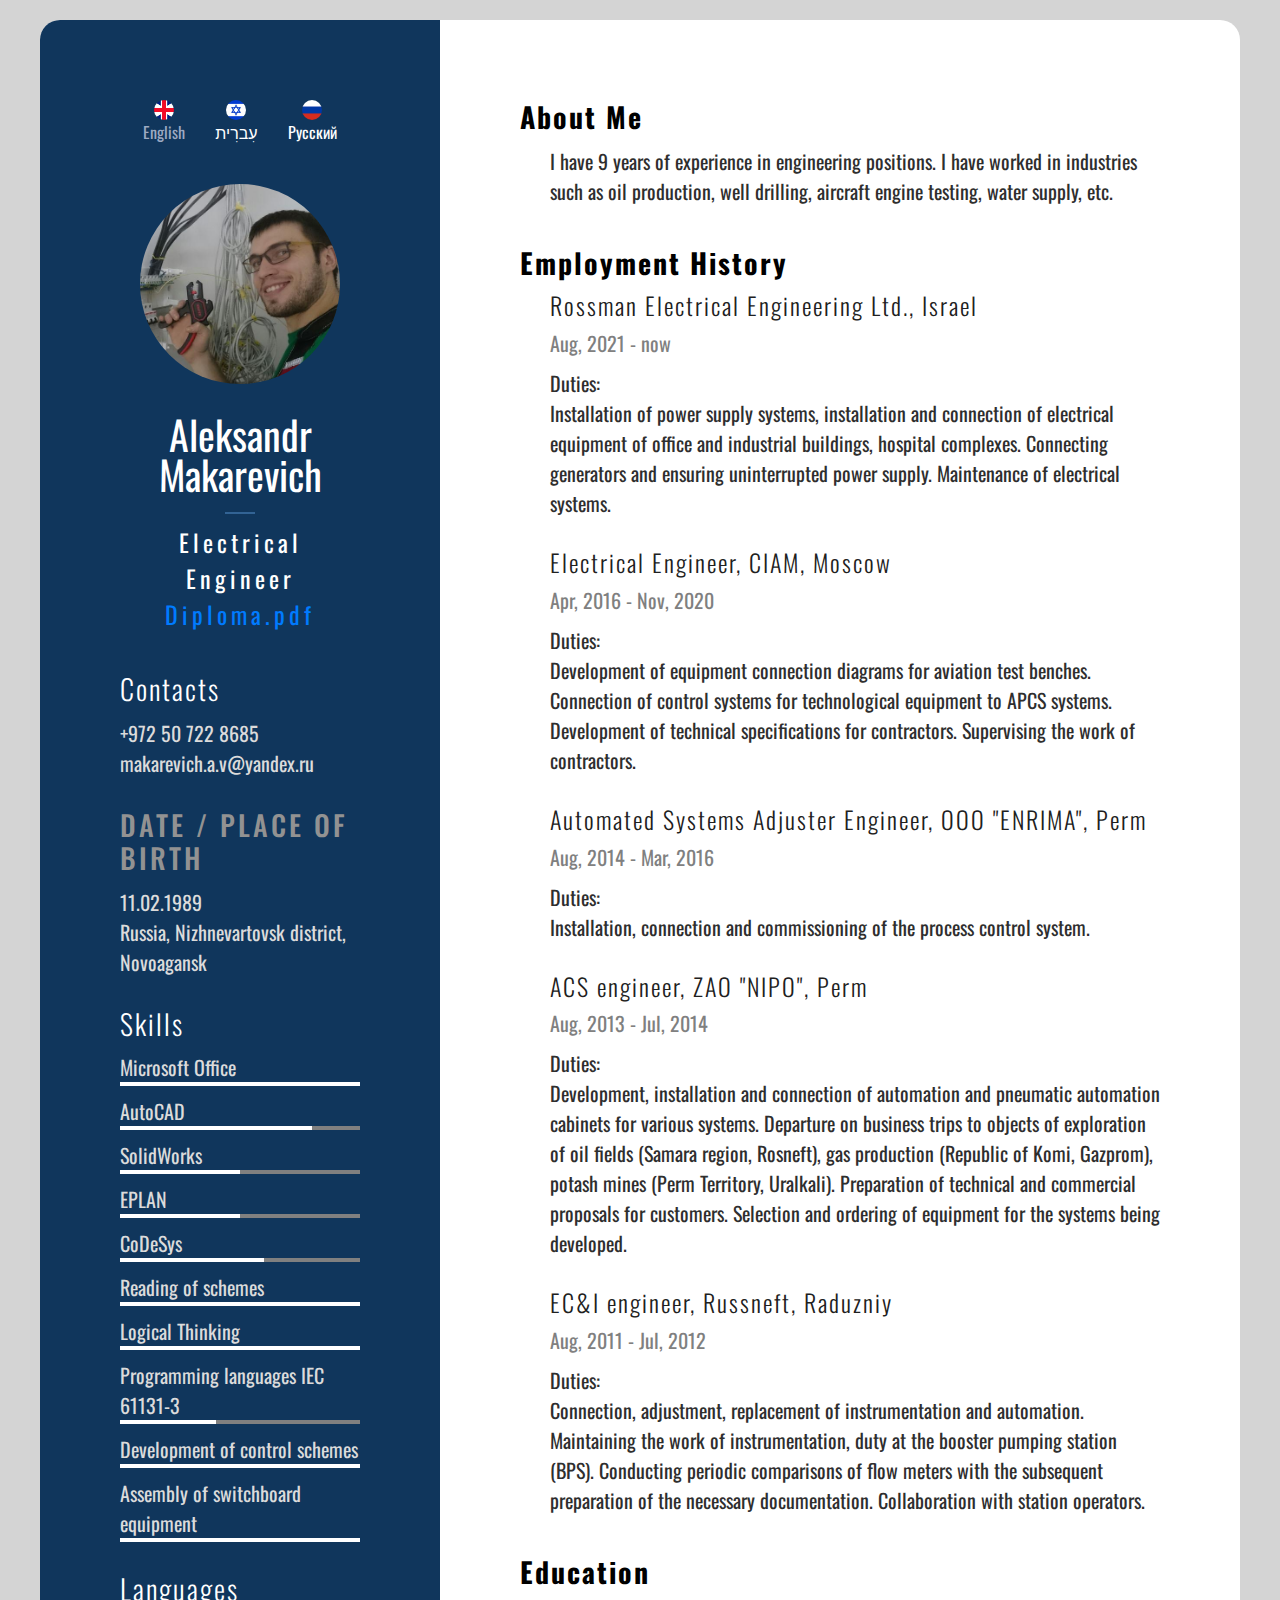
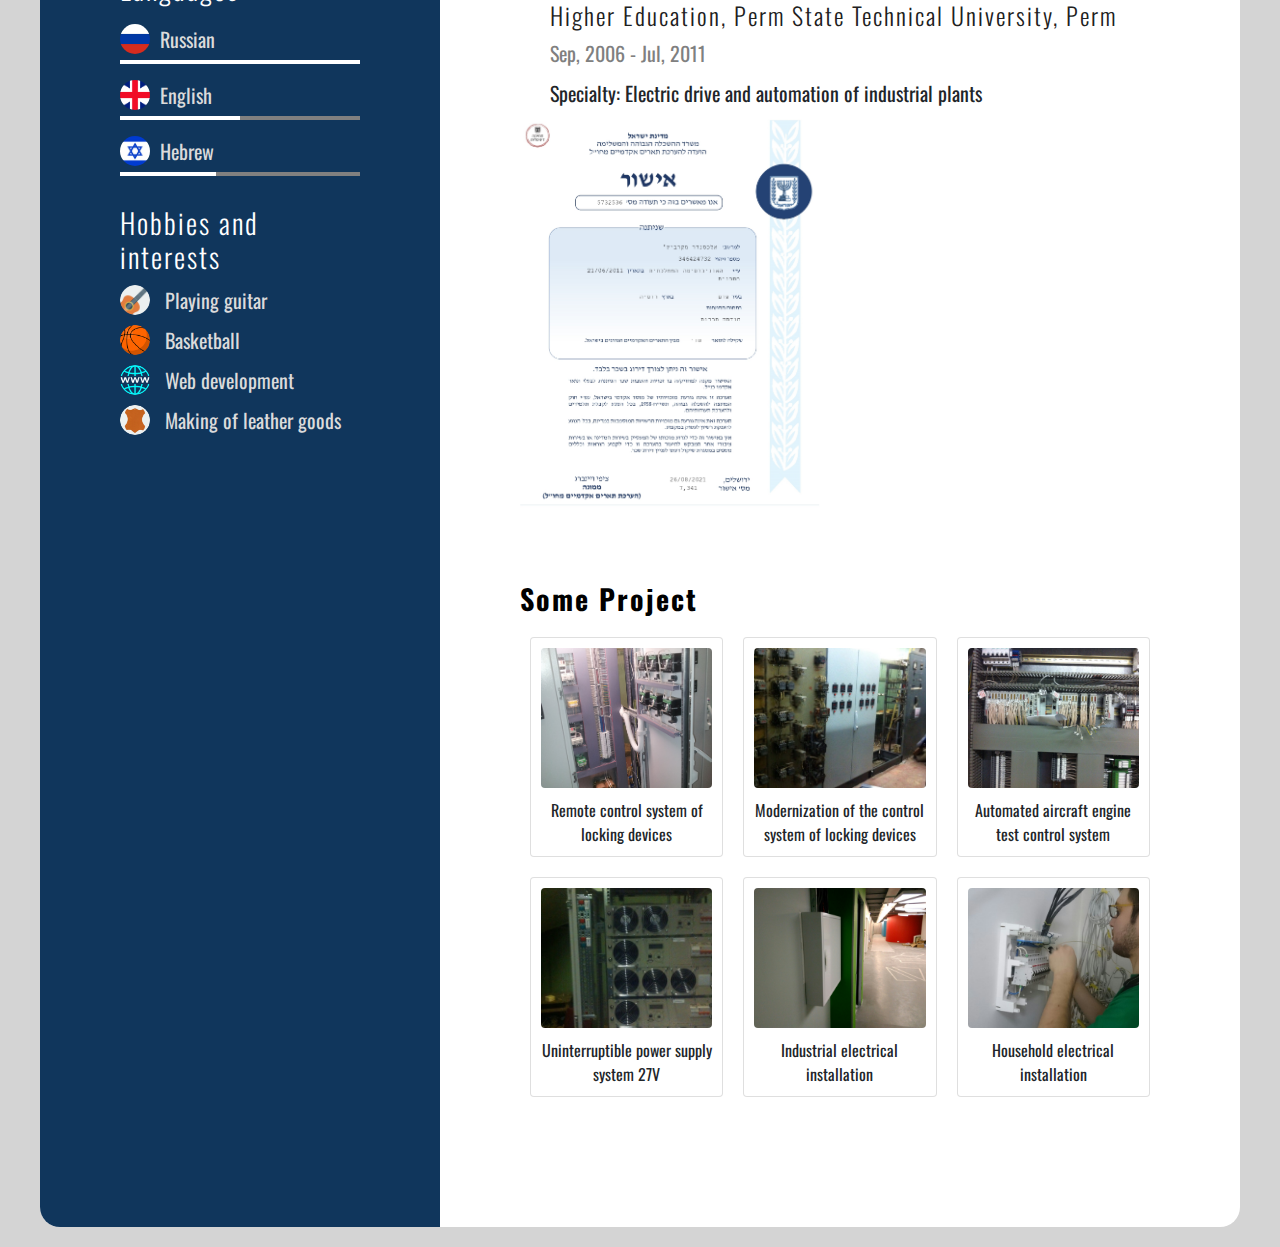
<file: index.html>
<!DOCTYPE html>
<html lang="en">

<head>
    <meta charset="UTF-8">
    <meta name="viewport" content="width=device-width, initial-scale=1.0">
    <link rel="preconnect" href="https://fonts.gstatic.com">
    <link href="https://fonts.googleapis.com/css2?family=Roboto&display=swap" rel="stylesheet">
    <link rel="preconnect" href="https://fonts.gstatic.com">
    <link href="https://fonts.googleapis.com/css2?family=Oswald&display=swap" rel="stylesheet">
    <link rel="stylesheet" href="https://maxcdn.bootstrapcdn.com/bootstrap/4.0.0/css/bootstrap.min.css"
        integrity="sha384-Gn5384xqQ1aoWXA+058RXPxPg6fy4IWvTNh0E263XmFcJlSAwiGgFAW/dAiS6JXm" crossorigin="anonymous">
    <link rel="stylesheet" href="style.css">
    <title>Resume</title>
</head>

<body>
    <div class="wrapper">
        <div class="sidebar">
            <ul class="language-list">
                <li class="active list-item english">English</li>
                <li><a href="./hebrew.html" class="list-item hebrew">עִברִית</a></li>
                <li><a href="./russian.html" class="list-item russian">Русский</a></li>
            </ul>
            <div class="personal">
                <div class="photo"></div>
                <div>
                    <p class="name">
                        Aleksandr
                        Makarevich
                    </p>
                    <div class="job-title">Electrical Engineer</div>
                    <div class="job-title"><a type="file" href="./files/diplom.pdf" target="_blank">Diploma.pdf</a>
                    </div>

                </div>
            </div>
            <div class="details">
                <div class="info">
                    <h2>Contacts</h2>
                    <p class="marg-none">+972 50 722 8685</p>
                    <p>makarevich.a.v@yandex.ru</p>
                </div>
                <div class="info">
                    <h3>DATE / PLACE OF BIRTH</h3>
                    <p class="marg-none">11.02.1989</p>
                    <p>Russia, Nizhnevartovsk district, Novoagansk</p>
                </div>
                <div class="info">
                    <h2>Skills</h2>
                    <p class="skill skill1">Microsoft Office</p>
                    <p class="skill skill2">AutoCAD</p>
                    <p class="skill skill3">SolidWorks</p>
                    <p class="skill skill4">EPLAN</p>
                    <p class="skill skill5">CoDeSys</p>
                    <p class="skill skill6">Reading of schemes</p>
                    <p class="skill skill7">Logical Thinking</p>
                    <p class="skill skill8">Programming languages IEC
                        61131-3</p>
                    <p class="skill skill9">Development of control schemes</p>
                    <p class="skill skill99">Assembly of switchboard
                        equipment</p>
                </div>
                <div class="info">
                    <h2>Languages</h2>
                    <p class="skill skill10"><span class="flag" style="background: url(./rus.jpg) no-repeat
                                center center / cover;"></span> Russian</p>
                    <p class="skill skill11"><span class="flag" style="background:
                                url(./flag-velikobritanii.png) no-repeat center
                                center / cover;"></span> English</p>
                    <p class="skill skill12"><span class="flag" style="background: url(./hebrew.jpg) no-repeat
                                center center / cover;"></span> Hebrew</p>
                </div>
                <div class="info">
                    <h2>Hobbies and interests</h2>
                    <p>
                        <span class="hobbie"><span class="icon" style="background-image:
                                    url(./ico/guitar.png);"></span> Playing
                            guitar</span>
                        <span class="hobbie"><span class="icon" style="background-image:
                                    url(./ico/ball.png);"></span> Basketball</span>
                        <span class="hobbie"><span class="icon" style="background-image:
                                    url(./ico/www.png);"></span> Web development</span>
                        <span class="hobbie"><span class="icon" style="background-image:
                                    url(./ico/leather.png);"></span> Making of
                            leather goods</span>
                    </p>
                </div>
            </div>
        </div>
        <div class="content">
            <div class="info">
                <h2>About Me</h2>
                <p class="desc pad">I have 9 years of experience in
                    engineering
                    positions. I have
                    worked in industries such as oil production, well
                    drilling,
                    aircraft engine testing, water supply, etc.</p>
            </div>
            <div class="info">
                <h2>Employment History</h2>
                <div class="history-item pad">
                    <h3 class="job-title">Rossman Electrical Engineering Ltd., Israel</h3>
                    <p class="interval">Aug, 2021 - now</p>
                    <p class="desc">Duties:<br />
                        Installation of power supply systems, installation and connection of electrical
                        equipment of office and industrial buildings, hospital complexes.
                        Connecting generators and ensuring uninterrupted power supply.
                        Maintenance of electrical systems.</p>
                </div>
                <div class="history-item pad">
                    <h3 class="job-title">Electrical Engineer, CIAM, Moscow</h3>
                    <p class="interval">Apr, 2016 - Nov, 2020</p>
                    <p class="desc">Duties:<br />
                        Development of equipment connection diagrams for
                        aviation test benches. Connection of control systems
                        for
                        technological equipment to APCS systems. Development
                        of
                        technical specifications for contractors.
                        Supervising
                        the work of contractors.</p>
                </div>
                <div class="history-item pad">
                    <h3 class="job-title">Automated Systems Adjuster
                        Engineer,
                        OOO "ENRIMA", Perm</h3>
                    <p class="interval">Aug, 2014 - Mar, 2016</p>
                    <p class="desc">
                        Duties:<br />
                        Installation, connection and commissioning of
                        the
                        process control system.
                    </p>
                </div>
                <div class="history-item pad">
                    <h3 class="job-title">ACS engineer, ZAO "NIPO", Perm</h3>
                    <p class="interval">Aug, 2013 - Jul, 2014</p>
                    <p class="desc">Duties:<br />
                        Development, installation and connection of
                        automation
                        and pneumatic automation cabinets for
                        various systems.
                        Departure on business trips to objects of
                        exploration of
                        oil fields (Samara region, Rosneft), gas
                        production
                        (Republic of Komi, Gazprom), potash mines
                        (Perm
                        Territory, Uralkali). Preparation of
                        technical and
                        commercial proposals for customers.
                        Selection and
                        ordering of equipment for the systems being
                        developed.</p>
                </div>
                <div class="history-item pad">
                    <h3 class="job-title">EC&I engineer, Russneft,
                        Raduzniy</h3>
                    <p class="interval">Aug, 2011 - Jul, 2012</p>
                    <p class="desc">Duties:<br />
                        Connection, adjustment, replacement of
                        instrumentation
                        and automation. Maintaining the work of
                        instrumentation,
                        duty at the booster pumping station
                        (BPS). Conducting
                        periodic comparisons of flow meters with
                        the subsequent
                        preparation of the necessary
                        documentation.
                        Collaboration with station operators.</p>
                </div>
            </div>
            <div class="info">
                <h2>Education</h2>
                <h3 class="job-title pad">Higher Education, Perm
                    State Technical University, Perm</h3>
                <p class="interval pad">Sep, 2006 - Jul, 2011</p>
                <p class="specialty pad">Specialty: Electric
                    drive and automation of industrial plants</p>
                <a type="file" href="./files/diplom.jpg" target="_blank"><img src="./files/diplom.jpg" alt="diploma"
                        width='300'></a>
            </div>
            <div class="info">
                <h2>Some Project</h2>

                <div class="cards">
                    <div class="card">
                        <div class="picture" style="background-image:
                                url(./projects/-2FKJDssbeY.jpg);"></div>
                        <div class="description">Remote control system of
                            locking devices</div>
                    </div>
                    <div class="card">
                        <div class="picture" style="background-image:
                                url(./projects/0kapIyAj1IA.jpg);"></div>
                        <div class="description">Modernization of the
                            control system of locking devices</div>
                    </div>
                    <div class="card">
                        <div class="picture" style="background-image:
                                url(./projects/fQNmjo-zDoU.jpg);"></div>
                        <div class="description">Automated aircraft engine
                            test control system</div>
                    </div>
                    <div class="card">
                        <div class="picture" style="background-image:
                                url(./projects/HpEQTBf3g5Q.jpg);"></div>
                        <div class="description">Uninterruptible power
                            supply system 27V</div>
                    </div>
                    <div class="card">
                        <div class="picture" style="background-image:
                                url(./projects/sD-t-_uDtrE.jpg);"></div>
                        <div class="description">Industrial electrical
                            installation
                        </div>
                    </div>
                    <div class="card">
                        <div class="picture" style="background-image:
                                url(./projects/tiYoGnuyWAk.jpg);"></div>
                        <div class="description">Household electrical
                            installation</div>
                    </div>
                    <div class="card empty"></div>
                    <div class="card empty"></div>
                    <div class="card empty"></div>
                    <div class="card empty"></div>
                </div>

                <div id="carouselExampleIndicators" class="carousel slide unvisible" data-ride="carousel">
                    <div class="crose"></div>
                    <ol class="carousel-indicators">
                        <li data-target="#carouselExampleIndicators" data-slide-to="0" class="active"></li>
                        <li data-target="#carouselExampleIndicators" data-slide-to="1"></li>
                        <li data-target="#carouselExampleIndicators" data-slide-to="2"></li>
                        <li data-target="#carouselExampleIndicators" data-slide-to="3"></li>
                        <li data-target="#carouselExampleIndicators" data-slide-to="4"></li>
                        <li data-target="#carouselExampleIndicators" data-slide-to="5"></li>
                    </ol>
                    <div class="carousel-inner">
                        <div class="carousel-item"
                            style="background: url('./projects/-2FKJDssbeY.jpg') no-repeat center center / contain;">
                            <div class="carousel-caption d-none d-md-block">
                                <h3>Remote control system of locking devices</h3>
                            </div>
                        </div>
                        <div class="carousel-item"
                            style="background: url('./projects/0kapIyAj1IA.jpg') no-repeat center center / contain;">
                            <div class="carousel-caption d-none d-md-block">
                                <h3>Modernization of the control system of locking devices</h3>
                            </div>
                        </div>
                        <div class="carousel-item"
                            style="background: url('./projects/fQNmjo-zDoU.jpg') no-repeat center center / contain;">
                            <div class="carousel-caption d-none d-md-block">
                                <h3>Automated aircraft engine test control system</h3>
                            </div>
                        </div>
                        <div class="carousel-item"
                            style="background: url('./projects/HpEQTBf3g5Q.jpg') no-repeat center center / contain;">
                            <div class="carousel-caption d-none d-md-block">
                                <h3>Uninterruptible power supply system 27V</h3>
                            </div>
                        </div>
                        <div class="carousel-item"
                            style="background: url('./projects/sD-t-_uDtrE.jpg') no-repeat center center / contain;">
                            <div class="carousel-caption d-none d-md-block">
                                <h3>Industrial electrical installation</h3>
                            </div>
                        </div>
                        <div class="carousel-item"
                            style="background: url('./projects/tiYoGnuyWAk.jpg') no-repeat center center / contain;">
                            <div class="carousel-caption d-none d-md-block">
                                <h3>Household electrical installation</h3>
                            </div>
                        </div>
                    </div>
                    <a class="carousel-control-prev" href="#carouselExampleIndicators" role="button" data-slide="prev">
                        <span class="carousel-control-prev-icon" aria-hidden="true"></span>
                        <span class="sr-only">Previous</span>
                    </a>
                    <a class="carousel-control-next" href="#carouselExampleIndicators" role="button" data-slide="next">
                        <span class="carousel-control-next-icon" aria-hidden="true"></span>
                        <span class="sr-only">Next</span>
                    </a>
                </div>



            </div>
        </div>
    </div>

    <script src="https://code.jquery.com/jquery-3.2.1.slim.min.js"
        integrity="sha384-KJ3o2DKtIkvYIK3UENzmM7KCkRr/rE9/Qpg6aAZGJwFDMVNA/GpGFF93hXpG5KkN"
        crossorigin="anonymous"></script>
    <script src="https://cdnjs.cloudflare.com/ajax/libs/popper.js/1.12.9/umd/popper.min.js"
        integrity="sha384-ApNbgh9B+Y1QKtv3Rn7W3mgPxhU9K/ScQsAP7hUibX39j7fakFPskvXusvfa0b4Q"
        crossorigin="anonymous"></script>
    <script src="https://maxcdn.bootstrapcdn.com/bootstrap/4.0.0/js/bootstrap.min.js"
        integrity="sha384-JZR6Spejh4U02d8jOt6vLEHfe/JQGiRRSQQxSfFWpi1MquVdAyjUar5+76PVCmYl"
        crossorigin="anonymous"></script>

    <script>
        let cards = document.querySelectorAll('.card');
        let slides = document.querySelectorAll('.carousel-item');
        let slider = document.querySelector('.carousel');
        cards.forEach((el, i) => {
            el.addEventListener('click', () => {
                slides[i].classList.add('active');
                slider.classList.remove('unvisible');
            });
        });

        let crose = document.querySelector('.crose');
        crose.addEventListener('click', () => {
            slider.classList.add('unvisible');
            document.querySelector('.carousel-item.active').classList.remove('active');
        });
    </script>
</body>

</html>
</file>
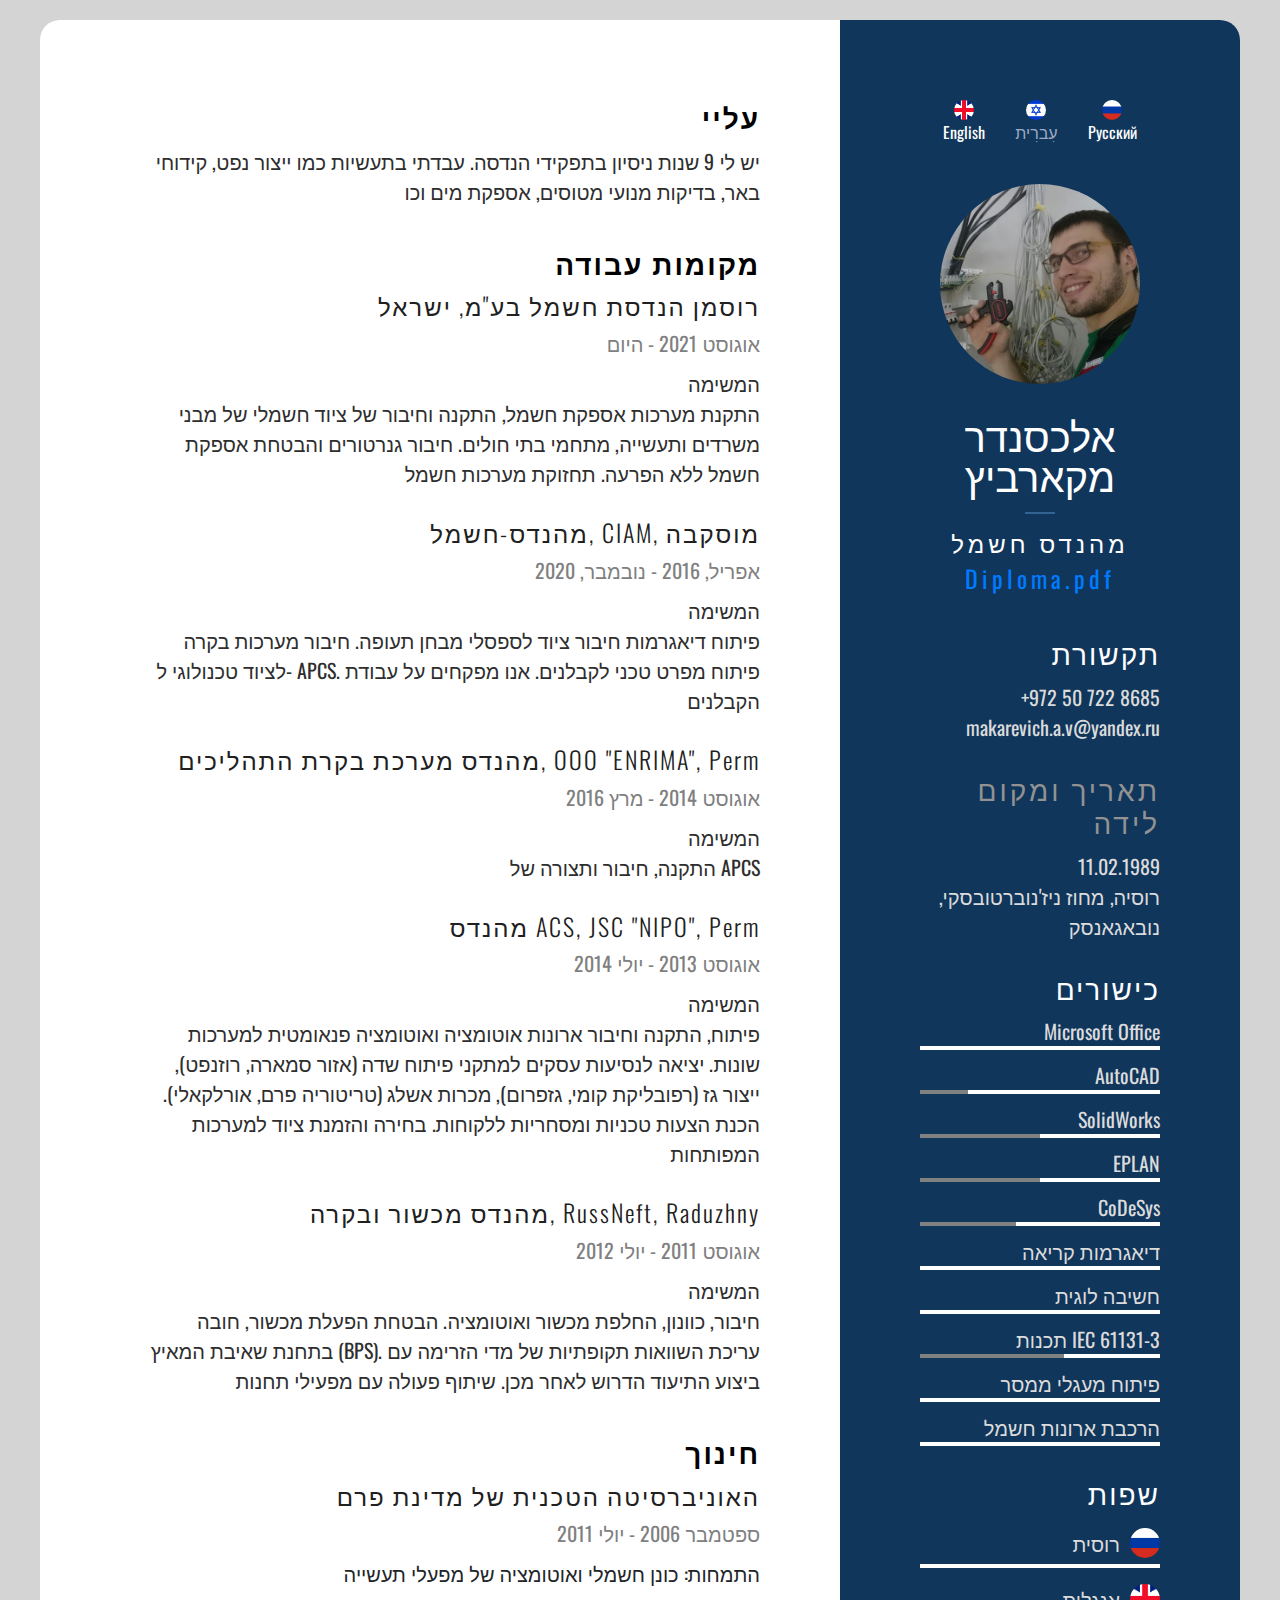
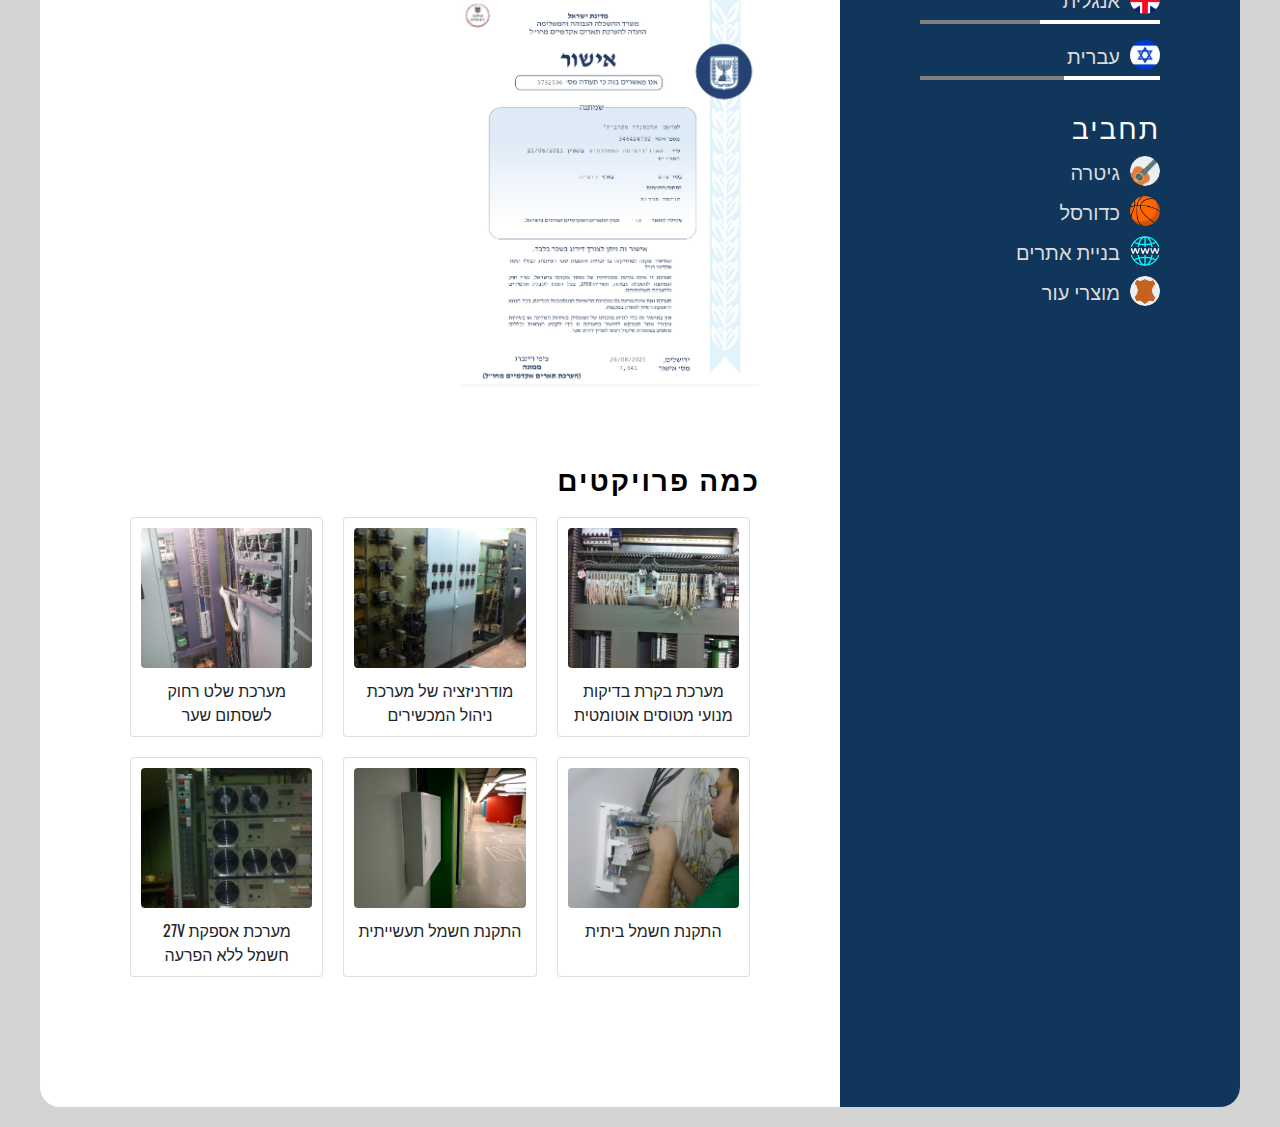
<file: hebrew.html>
<!DOCTYPE html>
<html lang="iw">

    <head>
        <meta charset="UTF-8">
        <meta name="viewport" content="width=device-width, initial-scale=1.0">
        <link rel="preconnect" href="https://fonts.gstatic.com">
        <link
            href="https://fonts.googleapis.com/css2?family=Roboto&display=swap"
            rel="stylesheet">
        <link rel="preconnect" href="https://fonts.gstatic.com">
        <link
            href="https://fonts.googleapis.com/css2?family=Oswald&display=swap"
            rel="stylesheet">
        <link rel="stylesheet"
            href="https://maxcdn.bootstrapcdn.com/bootstrap/4.0.0/css/bootstrap.min.css"
            integrity="sha384-Gn5384xqQ1aoWXA+058RXPxPg6fy4IWvTNh0E263XmFcJlSAwiGgFAW/dAiS6JXm"
            crossorigin="anonymous">
        <link rel="stylesheet" href="style.css">
        <link rel="stylesheet" href="hebrew.css">
        <title>קורות חיים</title>
    </head>

<body>
    <div class="wrapper">
        
        <div class="content">
            <div class="info">
                <h2>עליי</h2>
                <p class="desc pad">
                    יש לי 9 שנות ניסיון בתפקידי הנדסה. עבדתי בתעשיות כמו ייצור נפט, קידוחי באר, בדיקות מנועי מטוסים, אספקת מים וכו
                </p>
            </div>
            <div class="info">
                <h2>מקומות עבודה</h2>
                <div class="history-item pad">
                    <h3 class="job-title">רוסמן הנדסת חשמל בע"מ, ישראל </h3>
                    <p class="interval">אוגוסט 2021 - היום </p>
                    <p class="desc">המשימה<br />
                        התקנת מערכות אספקת חשמל, התקנה וחיבור של ציוד חשמלי של מבני משרדים ותעשייה, מתחמי בתי חולים. חיבור גנרטורים והבטחת אספקת חשמל ללא הפרעה. תחזוקת מערכות חשמל</p>
                </div>
                <div class="history-item pad">
                    <h3 class="job-title">מהנדס-חשמל, CIAM, מוסקבה</h3>
                    <p class="interval">אפריל, 2016 - נובמבר, 2020</p>
                    <p class="desc">המשימה<br />
                        פיתוח דיאגרמות חיבור ציוד לספסלי מבחן תעופה. חיבור מערכות בקרה לציוד טכנולוגי ל- APCS. פיתוח מפרט טכני לקבלנים. אנו מפקחים על עבודת הקבלנים
                    </p>
                </div>
                <div class="history-item pad">
                    <h3 class="job-title">מהנדס מערכת בקרת התהליכים, OOO "ENRIMA", Perm</h3>
                    <p class="interval">אוגוסט 2014 - מרץ 2016</p>
                    <p class="desc">
                        המשימה<br />
                        התקנה, חיבור ותצורה של APCS
                    </p>
                </div>
                <div class="history-item pad">
                    <h3 class="job-title">מהנדס ACS, JSC "NIPO", Perm</h3>
                    <p class="interval">אוגוסט 2013 - יולי 2014</p>
                    <p class="desc">המשימה<br />
                        פיתוח, התקנה וחיבור ארונות אוטומציה ואוטומציה פנאומטית למערכות שונות. יציאה לנסיעות עסקים למתקני פיתוח שדה (אזור סמארה, רוזנפט), ייצור גז (רפובליקת קומי, גזפרום), מכרות אשלג (טריטוריה פרם, אורלקאלי). הכנת הצעות טכניות ומסחריות ללקוחות. בחירה והזמנת ציוד למערכות המפותחות 
                    </p>
                </div>
                <div class="history-item pad">
                    <h3 class="job-title">מהנדס מכשור ובקרה, RussNeft, Raduzhny</h3>
                    <p class="interval">אוגוסט 2011 - יולי 2012</p>
                    <p class="desc">המשימה<br />
                        חיבור, כוונון, החלפת מכשור ואוטומציה. הבטחת הפעלת מכשור, חובה בתחנת שאיבת המאיץ (BPS). עריכת השוואות תקופתיות של מדי הזרימה עם ביצוע התיעוד הדרוש לאחר מכן. שיתוף פעולה עם מפעילי תחנות 
                    </p>
                </div>
            </div>
            <div class="info">
                <h2>חינוך</h2>
                <h3 class="job-title pad">האוניברסיטה הטכנית של מדינת פרם</h3>
                <p class="interval pad">ספטמבר 2006 - יולי 2011 </p>
                <p class="specialty pad">התמחות: כונן חשמלי ואוטומציה של מפעלי תעשייה</p>
                <a type="file" href="./files/diplom.jpg" target="_blank"><img src="./files/diplom.jpg" alt="diploma" width='300'></a>
            </div>
            <div class="info">
                <h2>כמה פרויקטים</h2>

                <div class="cards">
                    <div class="card" >
                        <div class="picture" style="background-image:
                            url(./projects/-2FKJDssbeY.jpg);"></div>
                        <div class="description">מערכת שלט רחוק לשסתום שער</div>
                    </div>
                    <div class="card">
                        <div class="picture" style="background-image:
                            url(./projects/0kapIyAj1IA.jpg);"></div>
                        <div class="description">מודרניזציה של מערכת ניהול המכשירים</div>
                    </div>
                    <div class="card">
                        <div class="picture" style="background-image:
                            url(./projects/fQNmjo-zDoU.jpg);"></div>
                        <div class="description">מערכת בקרת בדיקות מנועי מטוסים אוטומטית</div>
                    </div>
                    <div class="card">
                        <div class="picture" style="background-image:
                            url(./projects/HpEQTBf3g5Q.jpg);"></div>
                        <div class="description">27V מערכת אספקת חשמל ללא הפרעה</div>
                    </div>
                    <div class="card">
                        <div class="picture" style="background-image:
                            url(./projects/sD-t-_uDtrE.jpg);"></div>
                        <div class="description">התקנת חשמל תעשייתית</div>
                    </div>
                    <div class="card">
                        <div class="picture" style="background-image:
                            url(./projects/tiYoGnuyWAk.jpg);"></div>
                        <div class="description">התקנת חשמל ביתית</div>
                    </div>
                    <div class="card empty"></div>
                    <div class="card empty"></div>
                    <div class="card empty"></div>
                    <div class="card empty"></div>
                </div>

                <div id="carouselExampleIndicators" class="carousel slide unvisible"
                    data-ride="carousel">
                    <div class="crose"></div>
                    <ol class="carousel-indicators">
                        <li data-target="#carouselExampleIndicators"
                            data-slide-to="0" class="active"></li>
                        <li data-target="#carouselExampleIndicators"
                            data-slide-to="1"></li>
                        <li data-target="#carouselExampleIndicators"
                            data-slide-to="2"></li>
                        <li data-target="#carouselExampleIndicators"
                            data-slide-to="3"></li>
                        <li data-target="#carouselExampleIndicators"
                            data-slide-to="4"></li>
                        <li data-target="#carouselExampleIndicators"
                            data-slide-to="5"></li>
                    </ol>
                    <div class="carousel-inner">
                        <div class="carousel-item" style="background: url('./projects/-2FKJDssbeY.jpg') no-repeat center center / contain;">
                            <div class="carousel-caption d-none d-md-block">
                                <h3>מערכת שלט רחוק לשסתום שער</h3>
                            </div>
                        </div>
                        <div class="carousel-item" style="background: url('./projects/0kapIyAj1IA.jpg') no-repeat center center / contain;">
                            <div class="carousel-caption d-none d-md-block">
                                <h3>מודרניזציה של מערכת ניהול המכשירים</h3>
                            </div>
                        </div>
                        <div class="carousel-item" style="background: url('./projects/fQNmjo-zDoU.jpg') no-repeat center center / contain;">
                            <div class="carousel-caption d-none d-md-block">
                                <h3>מערכת בקרת בדיקות מנועי מטוסים אוטומטית</h3>
                            </div>
                        </div>
                        <div class="carousel-item" style="background: url('./projects/HpEQTBf3g5Q.jpg') no-repeat center center / contain;">
                            <div class="carousel-caption d-none d-md-block">
                                <h3>27V מערכת אספקת חשמל ללא הפרעה</h3>
                            </div>
                        </div>
                        <div class="carousel-item" style="background: url('./projects/sD-t-_uDtrE.jpg') no-repeat center center / contain;">
                            <div class="carousel-caption d-none d-md-block">
                                <h3>התקנת חשמל תעשייתית</h3>
                            </div>
                        </div>
                        <div class="carousel-item" style="background: url('./projects/tiYoGnuyWAk.jpg') no-repeat center center / contain;">
                            <div class="carousel-caption d-none d-md-block">
                                <h3>התקנת חשמל ביתית</h3>
                            </div>
                        </div>
                    </div>
                    <a class="carousel-control-prev"
                        href="#carouselExampleIndicators" role="button"
                        data-slide="prev">
                        <span class="carousel-control-prev-icon"
                            aria-hidden="true"></span>
                        <span class="sr-only">Previous</span>
                    </a>
                    <a class="carousel-control-next"
                        href="#carouselExampleIndicators" role="button"
                        data-slide="next">
                        <span class="carousel-control-next-icon"
                            aria-hidden="true"></span>
                        <span class="sr-only">Next</span>
                    </a>
                </div>



            </div>
        </div>
        <div class="sidebar">
            <ul class="language-list">
                <li><a href="./index.html" class="list-item english">English</a></li>
                <li class="list-item hebrew active">עִברִית</li>
                <li><a href="./russian.html" class="list-item russian">Русский</a></li>
            </ul>
            <div class="personal">
                <div class="photo"></div>
                <div>
                    <p class="name">
                        אלכסנדר מקארביץ
                    </p>
                    <div class="job-title">מהנדס חשמל</div>
                    <div class="job-title"><a type="file" href="./files/diplom.pdf" target="_blank">Diploma.pdf</a></div>
                </div>
            </div>
            <div class="details">
                <div class="info">
                    <h2>תקשורת</h2>
                    <p class="marg-none">+972 50 722 8685</p>
                    <p>makarevich.a.v@yandex.ru</p>
                </div>
                <div class="info">
                    <h3>תאריך ומקום לידה</h3>
                    <p class="marg-none">11.02.1989</p>
                    <p>רוסיה, מחוז ניז'נוברטובסקי, נובאגאנסק</p>
                </div>
                <div class="info">
                    <h2>כישורים</h2>
                    <p class="skill skill1">Microsoft Office</p>
                    <p class="skill skill2">AutoCAD</p>
                    <p class="skill skill3">SolidWorks</p>
                    <p class="skill skill4">EPLAN</p>
                    <p class="skill skill5">CoDeSys</p>
                    <p class="skill skill6">דיאגרמות קריאה</p>
                    <p class="skill skill7">חשיבה לוגית</p>
                    <p class="skill skill8">תכנות IEC 61131-3</p>
                    <p class="skill skill9">פיתוח מעגלי ממסר</p>
                    <p class="skill skill99">הרכבת ארונות חשמל</p>
                </div>
                <div class="info">
                    <h2>שפות</h2>
                    <p class="skill skill10"><span class="flag" style="background: url(./rus.jpg) no-repeat center center / cover;"></span>רוסית</p>
                    <p class="skill skill11"><span class="flag" style="background: url(./flag-velikobritanii.png) no-repeat center center / cover;"></span>אנגלית</p>
                    <p class="skill skill12"><span class="flag" style="background: url(./hebrew.jpg) no-repeat center center / cover;"></span>עברית</p>
                </div>
                <div class="info">
                    <h2>תחביב</h2>
                    <p>
                        <span class="hobbie"><span class="icon"
                                style="background-image:
                                url(./ico/guitar.png);"></span>גיטרה</span>
                        <span class="hobbie"><span class="icon"
                                style="background-image:
                                url(./ico/ball.png);"></span>כדורסל</span>
                        <span class="hobbie"><span class="icon"
                                style="background-image:
                                url(./ico/www.png);"></span>בניית אתרים</span>
                        <span class="hobbie"><span class="icon"
                                style="background-image:
                                url(./ico/leather.png);"></span>מוצרי עור</span>
                    </p>                </div>
            </div>
        </div>
    </div>

    <script src="https://code.jquery.com/jquery-3.2.1.slim.min.js"
        integrity="sha384-KJ3o2DKtIkvYIK3UENzmM7KCkRr/rE9/Qpg6aAZGJwFDMVNA/GpGFF93hXpG5KkN"
        crossorigin="anonymous"></script>
    <script
        src="https://cdnjs.cloudflare.com/ajax/libs/popper.js/1.12.9/umd/popper.min.js"
        integrity="sha384-ApNbgh9B+Y1QKtv3Rn7W3mgPxhU9K/ScQsAP7hUibX39j7fakFPskvXusvfa0b4Q"
        crossorigin="anonymous"></script>
    <script
        src="https://maxcdn.bootstrapcdn.com/bootstrap/4.0.0/js/bootstrap.min.js"
        integrity="sha384-JZR6Spejh4U02d8jOt6vLEHfe/JQGiRRSQQxSfFWpi1MquVdAyjUar5+76PVCmYl"
        crossorigin="anonymous"></script>
    
    <script>
        let cards = document.querySelectorAll('.card');
        let slides = document.querySelectorAll('.carousel-item');
        let slider = document.querySelector('.carousel');
        cards.forEach((el, i) => {
            el.addEventListener('click', () => {
              slides[i].classList.add('active');  
              slider.classList.remove('unvisible');
            });
        });

        let crose = document.querySelector('.crose');
        crose.addEventListener('click', () => {
            slider.classList.add('unvisible');
            document.querySelector('.carousel-item.active').classList.remove('active');
        });
    </script>
</body>

</html>
</file>
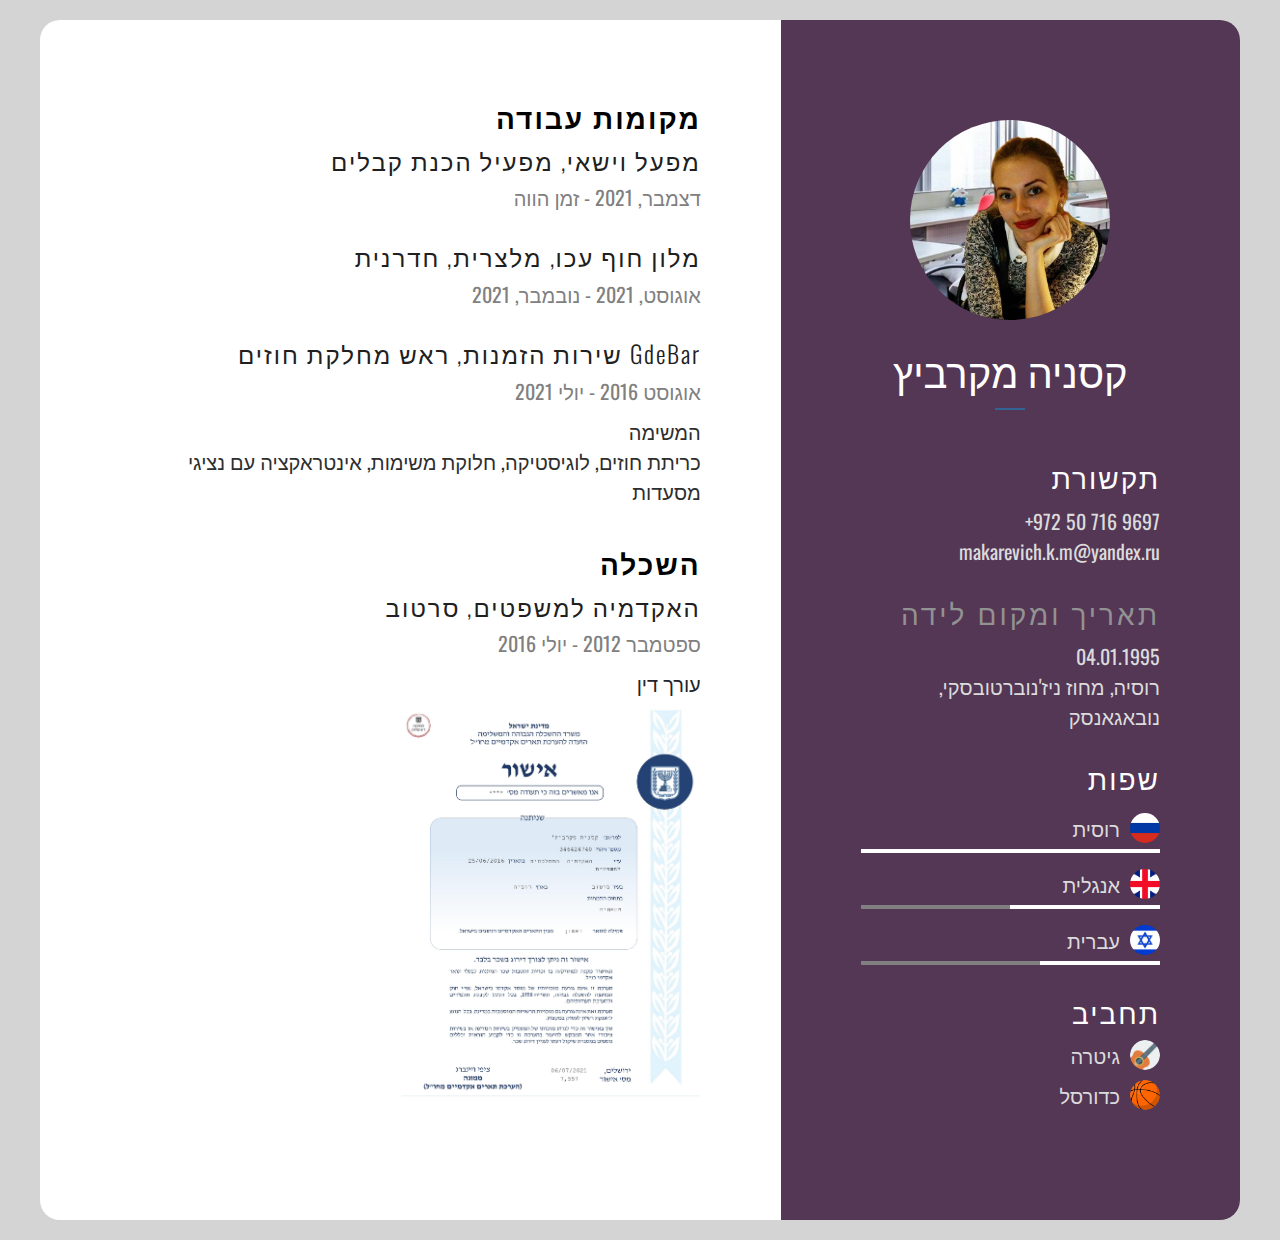
<file: ksenush.html>
<!DOCTYPE html>
<html lang="iw">

    <head>
        <meta charset="UTF-8">
        <meta name="viewport" content="width=device-width, initial-scale=1.0">
        <link rel="preconnect" href="https://fonts.gstatic.com">
        <link
            href="https://fonts.googleapis.com/css2?family=Roboto&display=swap"
            rel="stylesheet">
        <link rel="preconnect" href="https://fonts.gstatic.com">
        <link
            href="https://fonts.googleapis.com/css2?family=Oswald&display=swap"
            rel="stylesheet">
        <link rel="stylesheet"
            href="https://maxcdn.bootstrapcdn.com/bootstrap/4.0.0/css/bootstrap.min.css"
            integrity="sha384-Gn5384xqQ1aoWXA+058RXPxPg6fy4IWvTNh0E263XmFcJlSAwiGgFAW/dAiS6JXm"
            crossorigin="anonymous">
        <link rel="stylesheet" href="style.css">
        <link rel="stylesheet" href="hebrew.css">
        <title>קורות חיים</title>
    </head>

<body>
    <div class="wrapper">
        
        <div class="content">
            <!-- <div class="info">
                <h2>עליי</h2>
                <p class="desc pad">
                    יש לי 9 שנות ניסיון בתפקידי הנדסה. עבדתי בתעשיות כמו ייצור נפט, קידוחי באר, בדיקות מנועי מטוסים, אספקת מים וכו
                </p>
            </div> -->
            <div class="info">
                <h2>מקומות עבודה</h2>
                <div class="history-item pad">
                    <h3 class="job-title">מפעל וישאי, מפעיל הכנת קבלים</h3>
                    <p class="interval">דצמבר, 2021 - זמן הווה</p>
                    <!-- <p class="desc">המשימה<br />
                        פיתוח דיאגרמות חיבור ציוד לספסלי מבחן תעופה. חיבור מערכות בקרה לציוד טכנולוגי ל- APCS. פיתוח מפרט טכני לקבלנים. אנו מפקחים על עבודת הקבלנים.
                    </p> -->
                </div>
                <div class="history-item pad">
                    <h3 class="job-title">מלון חוף עכו, מלצרית, חדרנית</h3>
                    <p class="interval">אוגוסט, 2021 - נובמבר, 2021</p>
                    <!-- <p class="desc">המשימה<br />
                        פיתוח דיאגרמות חיבור ציוד לספסלי מבחן תעופה. חיבור מערכות בקרה לציוד טכנולוגי ל- APCS. פיתוח מפרט טכני לקבלנים. אנו מפקחים על עבודת הקבלנים.
                    </p> -->
                </div>
                <div class="history-item pad">
                    <h3 class="job-title">שירות הזמנות, ראש מחלקת חוזים GdeBar 
                    </h3>
                    <p class="interval">אוגוסט 2016 - יולי 2021</p>
                    <p class="desc">
                        המשימה<br />
                        כריתת חוזים, לוגיסטיקה, חלוקת משימות, אינטראקציה עם נציגי מסעדות 
                    </p>
                </div>
                
            </div>
            <div class="info">
                <h2>השכלה</h2>
                <h3 class="job-title pad">האקדמיה למשפטים, סרטוב 
                </h3>
                <p class="interval pad">ספטמבר 2012 - יולי 2016 </p>
                <p class="specialty pad">עורך דין</p>
                <a type="file" href="./files/diplom2.jpg" target="_blank"><img src="./files/diplom2.jpg" alt="diploma" width='300'></a>
            </div>
            <!-- <div class="info">
                <h2>כמה פרויקטים</h2>

                <div class="cards">
                    <div class="card" >
                        <div class="picture" style="background-image:
                            url(./projects/-2FKJDssbeY.jpg);"></div>
                        <div class="description">מערכת שלט רחוק לשסתום שער</div>
                    </div>
                    <div class="card">
                        <div class="picture" style="background-image:
                            url(./projects/0kapIyAj1IA.jpg);"></div>
                        <div class="description">מודרניזציה של מערכת ניהול המכשירים</div>
                    </div>
                    <div class="card">
                        <div class="picture" style="background-image:
                            url(./projects/fQNmjo-zDoU.jpg);"></div>
                        <div class="description">מערכת בקרת בדיקות מנועי מטוסים אוטומטית</div>
                    </div>
                    <div class="card">
                        <div class="picture" style="background-image:
                            url(./projects/HpEQTBf3g5Q.jpg);"></div>
                        <div class="description">27V מערכת אספקת חשמל ללא הפרעה</div>
                    </div>
                    <div class="card">
                        <div class="picture" style="background-image:
                            url(./projects/sD-t-_uDtrE.jpg);"></div>
                        <div class="description">התקנת חשמל תעשייתית</div>
                    </div>
                    <div class="card">
                        <div class="picture" style="background-image:
                            url(./projects/tiYoGnuyWAk.jpg);"></div>
                        <div class="description">התקנת חשמל ביתית</div>
                    </div>
                    <div class="card empty"></div>
                    <div class="card empty"></div>
                    <div class="card empty"></div>
                    <div class="card empty"></div>
                </div>

                <div id="carouselExampleIndicators" class="carousel slide unvisible"
                    data-ride="carousel">
                    <div class="crose"></div>
                    <ol class="carousel-indicators">
                        <li data-target="#carouselExampleIndicators"
                            data-slide-to="0" class="active"></li>
                        <li data-target="#carouselExampleIndicators"
                            data-slide-to="1"></li>
                        <li data-target="#carouselExampleIndicators"
                            data-slide-to="2"></li>
                        <li data-target="#carouselExampleIndicators"
                            data-slide-to="3"></li>
                        <li data-target="#carouselExampleIndicators"
                            data-slide-to="4"></li>
                        <li data-target="#carouselExampleIndicators"
                            data-slide-to="5"></li>
                    </ol>
                    <div class="carousel-inner">
                        <div class="carousel-item" style="background: url('./projects/-2FKJDssbeY.jpg') no-repeat center center / contain;">
                            <div class="carousel-caption d-none d-md-block">
                                <h3>מערכת שלט רחוק לשסתום שער</h3>
                            </div>
                        </div>
                        <div class="carousel-item" style="background: url('./projects/0kapIyAj1IA.jpg') no-repeat center center / contain;">
                            <div class="carousel-caption d-none d-md-block">
                                <h3>מודרניזציה של מערכת ניהול המכשירים</h3>
                            </div>
                        </div>
                        <div class="carousel-item" style="background: url('./projects/fQNmjo-zDoU.jpg') no-repeat center center / contain;">
                            <div class="carousel-caption d-none d-md-block">
                                <h3>מערכת בקרת בדיקות מנועי מטוסים אוטומטית</h3>
                            </div>
                        </div>
                        <div class="carousel-item" style="background: url('./projects/HpEQTBf3g5Q.jpg') no-repeat center center / contain;">
                            <div class="carousel-caption d-none d-md-block">
                                <h3>27V מערכת אספקת חשמל ללא הפרעה</h3>
                            </div>
                        </div>
                        <div class="carousel-item" style="background: url('./projects/sD-t-_uDtrE.jpg') no-repeat center center / contain;">
                            <div class="carousel-caption d-none d-md-block">
                                <h3>התקנת חשמל תעשייתית</h3>
                            </div>
                        </div>
                        <div class="carousel-item" style="background: url('./projects/tiYoGnuyWAk.jpg') no-repeat center center / contain;">
                            <div class="carousel-caption d-none d-md-block">
                                <h3>התקנת חשמל ביתית</h3>
                            </div>
                        </div>
                    </div>
                    <a class="carousel-control-prev"
                        href="#carouselExampleIndicators" role="button"
                        data-slide="prev">
                        <span class="carousel-control-prev-icon"
                            aria-hidden="true"></span>
                        <span class="sr-only">Previous</span>
                    </a>
                    <a class="carousel-control-next"
                        href="#carouselExampleIndicators" role="button"
                        data-slide="next">
                        <span class="carousel-control-next-icon"
                            aria-hidden="true"></span>
                        <span class="sr-only">Next</span>
                    </a>
                </div>



            </div> -->
        </div>
        <div class="sidebar forKs">
            <ul class="language-list">
                <!-- <li><a href="./index.html" class="list-item english">English</a></li> -->
                <!-- <li class="list-item hebrew active">עִברִית</li> -->
                <!-- <li><a href="./russian.html" class="list-item russian">Русский</a></li> -->
            </ul>
            <div class="personal">
                <div class="photo photo2"></div>
                <div>
                    <p class="name">
                        קסניה מקרביץ 
                    </p>
                    <!-- <div class="job-title">מהנדס חשמל</div> -->
                    <!-- <div class="job-title"><a type="file" href="./files/diplom2.pdf" target="_blank">Diploma.pdf</a></div> -->
                </div>
            </div>
            <div class="details">
                <div class="info">
                    <h2>תקשורת</h2>
                    <p class="marg-none">+972 50 716 9697</p>
                    <p>makarevich.k.m@yandex.ru</p>
                </div>
                <div class="info">
                    <h3>תאריך ומקום לידה</h3>
                    <p class="marg-none">04.01.1995</p>
                    <p>רוסיה, מחוז ניז'נוברטובסקי, נובאגאנסק</p>
                </div>
                <!-- <div class="info">
                    <h2>כישורים</h2>
                    <p class="skill skill1">Microsoft Office</p>
                    <p class="skill skill2">AutoCAD</p>
                    <p class="skill skill3">SolidWorks</p>
                    <p class="skill skill4">EPLAN</p>
                    <p class="skill skill5">CoDeSys</p>
                    <p class="skill skill6">דיאגרמות קריאה</p>
                    <p class="skill skill7">חשיבה לוגית</p>
                    <p class="skill skill8">תכנות IEC 61131-3</p>
                    <p class="skill skill9">פיתוח מעגלי ממסר</p>
                    <p class="skill skill99">הרכבת ארונות חשמל</p>
                </div> -->
                <div class="info">
                    <h2>שפות</h2>
                    <p class="skill skill10"><span class="flag" style="background: url(./rus.jpg) no-repeat center center / cover;"></span>רוסית</p>
                    <p class="skill skill11"><span class="flag" style="background: url(./flag-velikobritanii.png) no-repeat center center / cover;"></span>אנגלית</p>
                    <p class="skill skill12"><span class="flag" style="background: url(./hebrew.jpg) no-repeat center center / cover;"></span>עברית</p>
                </div>
                <div class="info">
                    <h2>תחביב</h2>
                    <p>
                        <span class="hobbie"><span class="icon"
                                style="background-image:
                                url(./ico/guitar.png);"></span>גיטרה</span>
                        <span class="hobbie"><span class="icon"
                                style="background-image:
                                url(./ico/ball.png);"></span>כדורסל</span>
                        <!-- <span class="hobbie"><span class="icon"
                                style="background-image:
                                url(./ico/www.png);"></span>בניית אתרים</span> -->
                        <!-- <span class="hobbie"><span class="icon"
                                style="background-image:
                                url(./ico/leather.png);"></span>מוצרי עור</span> -->
                    </p>                </div>
            </div>
        </div>
    </div>

    <script src="https://code.jquery.com/jquery-3.2.1.slim.min.js"
        integrity="sha384-KJ3o2DKtIkvYIK3UENzmM7KCkRr/rE9/Qpg6aAZGJwFDMVNA/GpGFF93hXpG5KkN"
        crossorigin="anonymous"></script>
    <script
        src="https://cdnjs.cloudflare.com/ajax/libs/popper.js/1.12.9/umd/popper.min.js"
        integrity="sha384-ApNbgh9B+Y1QKtv3Rn7W3mgPxhU9K/ScQsAP7hUibX39j7fakFPskvXusvfa0b4Q"
        crossorigin="anonymous"></script>
    <script
        src="https://maxcdn.bootstrapcdn.com/bootstrap/4.0.0/js/bootstrap.min.js"
        integrity="sha384-JZR6Spejh4U02d8jOt6vLEHfe/JQGiRRSQQxSfFWpi1MquVdAyjUar5+76PVCmYl"
        crossorigin="anonymous"></script>
    
    <script>
        let cards = document.querySelectorAll('.card');
        let slides = document.querySelectorAll('.carousel-item');
        let slider = document.querySelector('.carousel');
        cards.forEach((el, i) => {
            el.addEventListener('click', () => {
              slides[i].classList.add('active');  
              slider.classList.remove('unvisible');
            });
        });

        let crose = document.querySelector('.crose');
        crose.addEventListener('click', () => {
            slider.classList.add('unvisible');
            document.querySelector('.carousel-item.active').classList.remove('active');
        });
    </script>
</body>

</html>
</file>
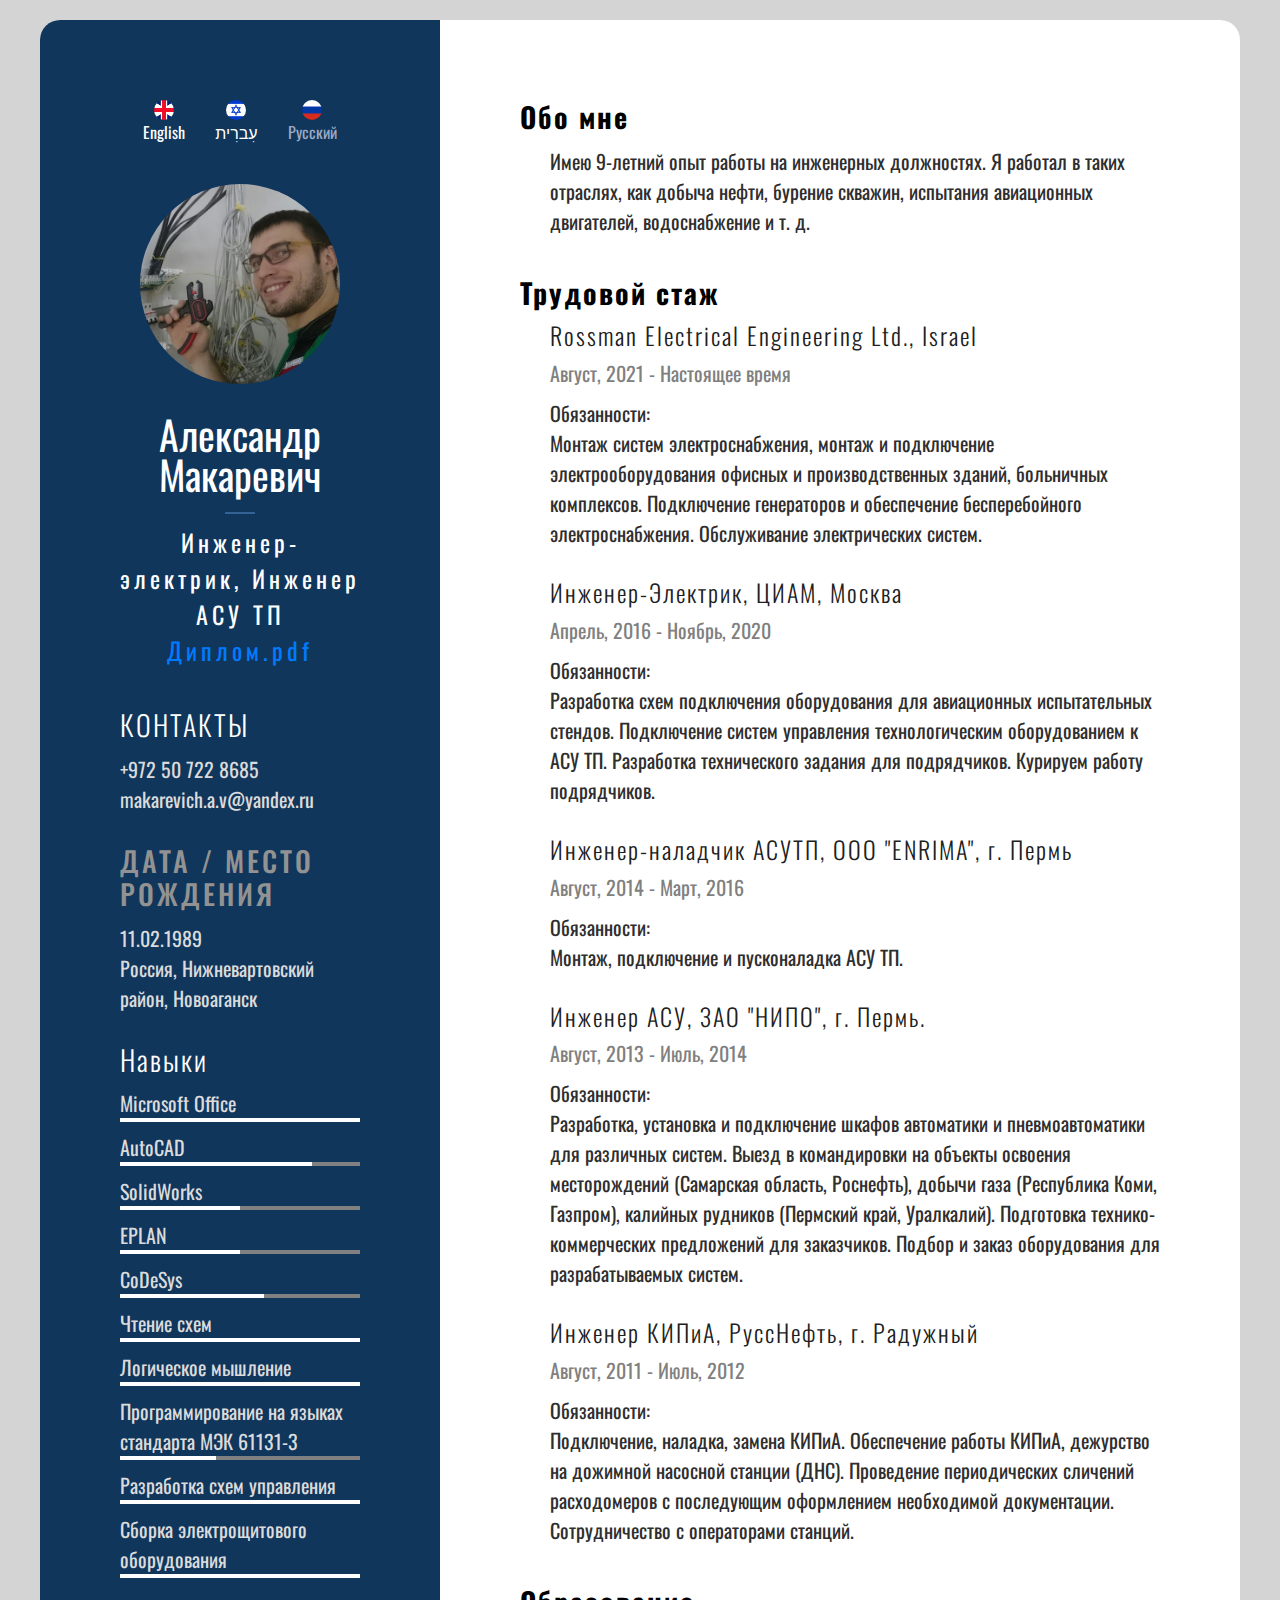
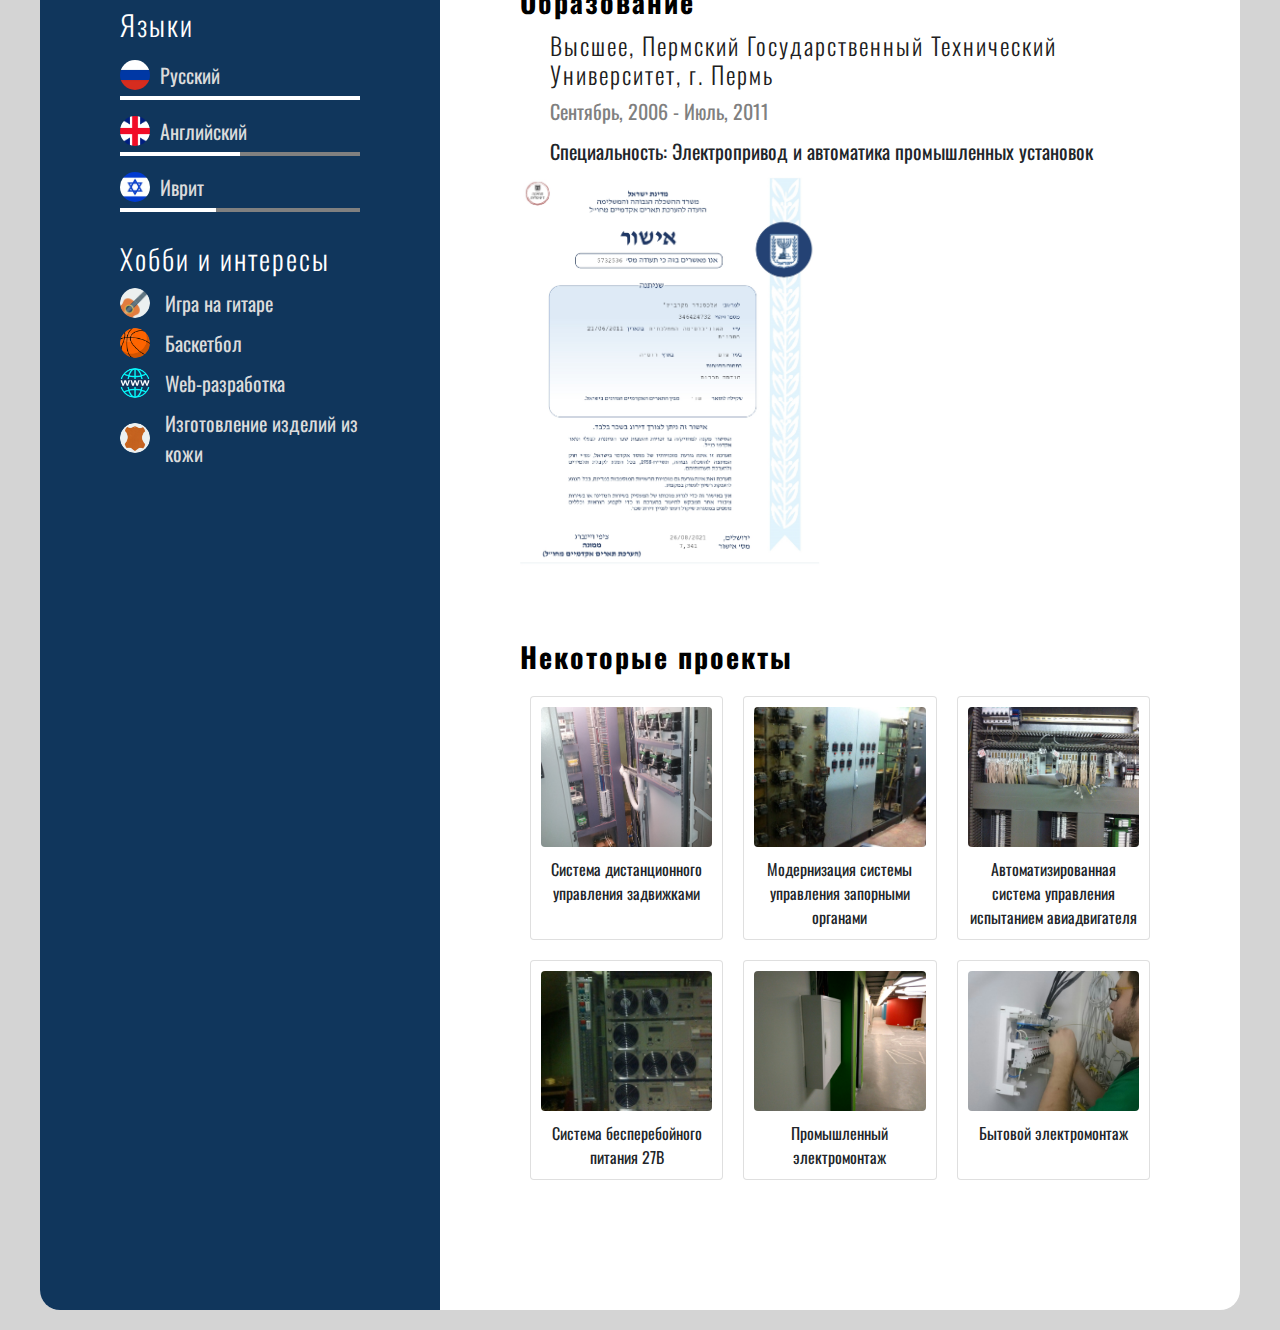
<file: russian.html>
<!DOCTYPE html>
<html lang="ru">

<head>
    <meta charset="UTF-8">
    <meta name="viewport" content="width=device-width, initial-scale=1.0">
    <link rel="preconnect" href="https://fonts.gstatic.com">
    <link href="https://fonts.googleapis.com/css2?family=Roboto&display=swap" rel="stylesheet">
    <link rel="preconnect" href="https://fonts.gstatic.com">
    <link href="https://fonts.googleapis.com/css2?family=Oswald&display=swap" rel="stylesheet">
    <link rel="stylesheet" href="https://maxcdn.bootstrapcdn.com/bootstrap/4.0.0/css/bootstrap.min.css"
        integrity="sha384-Gn5384xqQ1aoWXA+058RXPxPg6fy4IWvTNh0E263XmFcJlSAwiGgFAW/dAiS6JXm" crossorigin="anonymous">
    <link rel="stylesheet" href="style.css">
    <title>Резюме</title>
</head>

<body>
    <div class="wrapper">
        <div class="sidebar">
            <ul class="language-list">
                <li><a href="./index.html" class="list-item english">English</a></li>
                <li><a href="./hebrew.html" class="list-item hebrew">עִברִית</a></li>
                <li class="active list-item russian">Русский</li>
            </ul>
            <div class="personal">
                <div class="photo"></div>
                <div>
                    <p class="name">
                        Александр Макаревич
                    </p>
                    <div class="job-title">Инженер-электрик, Инженер АСУ ТП</div>
                    <div class="job-title"><a type="file" href="./files/diplom.pdf" target="_blank">Диплом.pdf</a></div>
                </div>
            </div>
            <div class="details">
                <div class="info">
                    <h2>КОНТАКТЫ</h2>
                    <p class="marg-none">+972 50 722 8685</p>
                    <p>makarevich.a.v@yandex.ru</p>
                </div>
                <div class="info">
                    <h3>ДАТА / МЕСТО РОЖДЕНИЯ</h3>
                    <p class="marg-none">11.02.1989</p>
                    <p>Россия, Нижневартовский район, Новоаганск</p>
                </div>
                <div class="info">
                    <h2>Навыки</h2>
                    <p class="skill skill1">Microsoft Office</p>
                    <p class="skill skill2">AutoCAD</p>
                    <p class="skill skill3">SolidWorks</p>
                    <p class="skill skill4">EPLAN</p>
                    <p class="skill skill5">CoDeSys</p>
                    <p class="skill skill6">Чтение схем</p>
                    <p class="skill skill7">Логическое мышление</p>
                    <p class="skill skill8">Программирование на языках стандарта МЭК 61131-3</p>
                    <p class="skill skill9">Разработка схем управления</p>
                    <p class="skill skill99">Сборка электрощитового оборудования</p>
                </div>
                <div class="info">
                    <h2>Языки</h2>
                    <p class="skill skill10"><span class="flag"
                            style="background: url(./rus.jpg) no-repeat center center / cover;"></span>Русский</p>
                    <p class="skill skill11"><span class="flag"
                            style="background: url(./flag-velikobritanii.png) no-repeat center center / cover;"></span>Английский
                    </p>
                    <p class="skill skill12"><span class="flag"
                            style="background: url(./hebrew.jpg) no-repeat center center / cover;"></span>Иврит</p>
                </div>
                <div class="info">
                    <h2>Хобби и интересы</h2>
                    <p>
                        <span class="hobbie"><span class="icon" style="background-image:
                                url(./ico/guitar.png);"></span>Игра на гитаре</span>
                        <span class="hobbie"><span class="icon" style="background-image:
                                url(./ico/ball.png);"></span>Баскетбол</span>
                        <span class="hobbie"><span class="icon" style="background-image:
                                url(./ico/www.png);"></span>Web-разработка</span>
                        <span class="hobbie"><span class="icon" style="background-image:
                                url(./ico/leather.png);"></span>Изготовление изделий из кожи</span>
                    </p>
                </div>
            </div>
        </div>
        <div class="content">
            <div class="info">
                <h2>Обо мне</h2>
                <p class="desc pad">
                    Имею 9-летний опыт работы на инженерных должностях.
                    Я работал в таких отраслях, как добыча нефти, бурение скважин,
                    испытания авиационных двигателей, водоснабжение и т. д.
                </p>
            </div>
            <div class="info">
                <h2>Трудовой стаж</h2>
                <div class="history-item pad">
                    <h3 class="job-title">Rossman Electrical Engineering Ltd., Israel</h3>
                    <p class="interval">Август, 2021 - Настоящее время</p>
                    <p class="desc">Обязанности:<br />
                        Монтаж систем электроснабжения, монтаж и подключение электрооборудования офисных и
                        производственных зданий, больничных комплексов. Подключение генераторов и обеспечение
                        бесперебойного электроснабжения. Обслуживание электрических систем.
                    </p>
                </div>
                <div class="history-item pad">
                    <h3 class="job-title">Инженер-Электрик, ЦИАМ, Москва</h3>
                    <p class="interval">Апрель, 2016 - Ноябрь, 2020</p>
                    <p class="desc">Обязанности:<br />
                        Разработка схем подключения оборудования для авиационных испытательных стендов.
                        Подключение систем управления технологическим оборудованием к АСУ ТП.
                        Разработка технического задания для подрядчиков. Курируем работу подрядчиков.
                    </p>
                </div>
                <div class="history-item pad">
                    <h3 class="job-title">Инженер-наладчик АСУТП,
                        OOO "ENRIMA", г. Пермь</h3>
                    <p class="interval">Август, 2014 - Март, 2016</p>
                    <p class="desc">
                        Обязанности:<br />
                        Монтаж, подключение и пусконаладка АСУ ТП.
                    </p>
                </div>
                <div class="history-item pad">
                    <h3 class="job-title">Инженер АСУ, ЗАО "НИПО", г. Пермь.</h3>
                    <p class="interval">Август, 2013 - Июль, 2014</p>
                    <p class="desc">Обязанности:<br />
                        Разработка, установка и подключение шкафов автоматики и пневмоавтоматики для различных систем.
                        Выезд в командировки на объекты освоения месторождений (Самарская область, Роснефть),
                        добычи газа (Республика Коми, Газпром), калийных рудников (Пермский край, Уралкалий).
                        Подготовка технико-коммерческих предложений для заказчиков.
                        Подбор и заказ оборудования для разрабатываемых систем.
                    </p>
                </div>
                <div class="history-item pad">
                    <h3 class="job-title">Инженер КИПиА, РуссНефть, г. Радужный</h3>
                    <p class="interval">Август, 2011 - Июль, 2012</p>
                    <p class="desc">Обязанности:<br />
                        Подключение, наладка, замена КИПиА.
                        Обеспечение работы КИПиА, дежурство на дожимной насосной станции (ДНС).
                        Проведение периодических сличений расходомеров с последующим оформлением необходимой
                        документации.
                        Сотрудничество с операторами станций.
                    </p>
                </div>
            </div>
            <div class="info">
                <h2>Образование</h2>
                <h3 class="job-title pad">Высшее, Пермский Государственный Технический Университет, г. Пермь</h3>
                <p class="interval pad">Сентябрь, 2006 - Июль, 2011</p>
                <p class="specialty pad">Специальность: Электропривод и автоматика промышленных установок</p>
                <a type="file" href="./files/diplom.jpg" target="_blank"><img src="./files/diplom.jpg" alt="diploma"
                        width='300'></a>
            </div>
            <div class="info">
                <h2>Некоторые проекты</h2>

                <div class="cards">
                    <div class="card">
                        <div class="picture" style="background-image:
                            url(./projects/-2FKJDssbeY.jpg);"></div>
                        <div class="description">Система дистанционного управления задвижками</div>
                    </div>
                    <div class="card">
                        <div class="picture" style="background-image:
                            url(./projects/0kapIyAj1IA.jpg);"></div>
                        <div class="description">Модернизация системы управления запорными органами</div>
                    </div>
                    <div class="card">
                        <div class="picture" style="background-image:
                            url(./projects/fQNmjo-zDoU.jpg);"></div>
                        <div class="description">Автоматизированная система управления испытанием авиадвигателя</div>
                    </div>
                    <div class="card">
                        <div class="picture" style="background-image:
                            url(./projects/HpEQTBf3g5Q.jpg);"></div>
                        <div class="description">Система бесперебойного питания 27В</div>
                    </div>
                    <div class="card">
                        <div class="picture" style="background-image:
                            url(./projects/sD-t-_uDtrE.jpg);"></div>
                        <div class="description">Промышленный электромонтаж</div>
                    </div>
                    <div class="card">
                        <div class="picture" style="background-image:
                            url(./projects/tiYoGnuyWAk.jpg);"></div>
                        <div class="description">Бытовой электромонтаж</div>
                    </div>
                    <div class="card empty"></div>
                    <div class="card empty"></div>
                    <div class="card empty"></div>
                    <div class="card empty"></div>
                </div>

                <div id="carouselExampleIndicators" class="carousel slide unvisible" data-ride="carousel">
                    <div class="crose"></div>
                    <ol class="carousel-indicators">
                        <li data-target="#carouselExampleIndicators" data-slide-to="0" class="active"></li>
                        <li data-target="#carouselExampleIndicators" data-slide-to="1"></li>
                        <li data-target="#carouselExampleIndicators" data-slide-to="2"></li>
                        <li data-target="#carouselExampleIndicators" data-slide-to="3"></li>
                        <li data-target="#carouselExampleIndicators" data-slide-to="4"></li>
                        <li data-target="#carouselExampleIndicators" data-slide-to="5"></li>
                    </ol>
                    <div class="carousel-inner">
                        <div class="carousel-item"
                            style="background: url('./projects/-2FKJDssbeY.jpg') no-repeat center center / contain;">
                            <div class="carousel-caption d-none d-md-block">
                                <h3>Система дистанционного управления задвижками</h3>
                            </div>
                        </div>
                        <div class="carousel-item"
                            style="background: url('./projects/0kapIyAj1IA.jpg') no-repeat center center / contain;">
                            <div class="carousel-caption d-none d-md-block">
                                <h3>Модернизация системы управления запорными органами</h3>
                            </div>
                        </div>
                        <div class="carousel-item"
                            style="background: url('./projects/fQNmjo-zDoU.jpg') no-repeat center center / contain;">
                            <div class="carousel-caption d-none d-md-block">
                                <h3>Автоматизированная система управления испытанием авиадвигателя</h3>
                            </div>
                        </div>
                        <div class="carousel-item"
                            style="background: url('./projects/HpEQTBf3g5Q.jpg') no-repeat center center / contain;">
                            <div class="carousel-caption d-none d-md-block">
                                <h3>Система бесперебойного питания 27В</h3>
                            </div>
                        </div>
                        <div class="carousel-item"
                            style="background: url('./projects/sD-t-_uDtrE.jpg') no-repeat center center / contain;">
                            <div class="carousel-caption d-none d-md-block">
                                <h3>Промышленный электромонтаж</h3>
                            </div>
                        </div>
                        <div class="carousel-item"
                            style="background: url('./projects/tiYoGnuyWAk.jpg') no-repeat center center / contain;">
                            <div class="carousel-caption d-none d-md-block">
                                <h3>Бытовой электромонтаж</h3>
                            </div>
                        </div>
                    </div>
                    <a class="carousel-control-prev" href="#carouselExampleIndicators" role="button" data-slide="prev">
                        <span class="carousel-control-prev-icon" aria-hidden="true"></span>
                        <span class="sr-only">Previous</span>
                    </a>
                    <a class="carousel-control-next" href="#carouselExampleIndicators" role="button" data-slide="next">
                        <span class="carousel-control-next-icon" aria-hidden="true"></span>
                        <span class="sr-only">Next</span>
                    </a>
                </div>



            </div>
        </div>
    </div>

    <script src="https://code.jquery.com/jquery-3.2.1.slim.min.js"
        integrity="sha384-KJ3o2DKtIkvYIK3UENzmM7KCkRr/rE9/Qpg6aAZGJwFDMVNA/GpGFF93hXpG5KkN"
        crossorigin="anonymous"></script>
    <script src="https://cdnjs.cloudflare.com/ajax/libs/popper.js/1.12.9/umd/popper.min.js"
        integrity="sha384-ApNbgh9B+Y1QKtv3Rn7W3mgPxhU9K/ScQsAP7hUibX39j7fakFPskvXusvfa0b4Q"
        crossorigin="anonymous"></script>
    <script src="https://maxcdn.bootstrapcdn.com/bootstrap/4.0.0/js/bootstrap.min.js"
        integrity="sha384-JZR6Spejh4U02d8jOt6vLEHfe/JQGiRRSQQxSfFWpi1MquVdAyjUar5+76PVCmYl"
        crossorigin="anonymous"></script>

    <script>
        let cards = document.querySelectorAll('.card');
        let slides = document.querySelectorAll('.carousel-item');
        let slider = document.querySelector('.carousel');
        cards.forEach((el, i) => {
            el.addEventListener('click', () => {
                slides[i].classList.add('active');
                slider.classList.remove('unvisible');
            });
        });

        let crose = document.querySelector('.crose');
        crose.addEventListener('click', () => {
            slider.classList.add('unvisible');
            document.querySelector('.carousel-item.active').classList.remove('active');
        });
    </script>
</body>

</html>
</file>
<file: style.css>
* {
    margin: 0;
    padding: 0;
    border: 0;
    outline: none;
    box-sizing: border-box;
    font-family: 'Oswald', sans-serif;
}

body {
    background-color: rgb(212, 212, 212);
    padding: 20px;
}

.wrapper {
    display: flex;
    align-items: stretch;
    max-width: 1200px;
    margin: 0 auto;
    background-color: white;
    border-radius: 20px;
    overflow: hidden;
}

.sidebar {
    background: #10365C;
    min-width: calc(100% / 3);
    padding: 80px;
}

.personal {
    display: flex;
    flex-direction: column;
    align-items: center;
    color: white;
    margin-bottom: 40px;
}

.photo {
    width: 200px;
    height: 200px;
    background: url(./521067718.jpeg) no-repeat center center / cover;
    border-radius: 50%;
    margin-bottom: 30px;
}
.photo2 {
    background: url(./v8YDuub5Lig2.jpg) no-repeat -2px -52px / 108%;
}

.name {
    font-size: 40px;
    text-align: center;
    line-height: 40px;
    position: relative;
    margin-bottom: 30px;
}

.name::before {
    content: "";
    position: absolute;
    left: 0;
    right: 0;
    margin: auto;
    bottom: -20px;
    width: 30px;
    height: 2px;
    background-color: #326394;
}

.job-title {
    font-size: 24px;
    letter-spacing: 4px;
    text-align: center;
}

.info {
    margin-bottom: 30px;
}

.info h2 {
    font-weight: 300;
}

.details .info h2 {
    color: white;
}

.info p {
    font-size: 20px;
    margin-bottom: 10px;
}

.details .info p {
    color: rgb(219, 219, 219);
}

h2 {
    font-size: 28px;
    letter-spacing: 2px;
    margin-bottom: 12px;
}

.details .info h3 {
    color: rgb(146, 146, 146);
    letter-spacing: 3px;
    margin-bottom: 12px;
}

.skill {
    border-bottom: 4px solid grey;
    position: relative;
}

.skill::before {
    content: "";
    position: absolute;
    height: 4px;
    background-color: rgb(255, 255, 255);
    bottom: -4px;
}

.skill1:before {
    width: 100%;
}

.skill2:before {
    width: 80%;
}

.skill3:before {
    width: 50%;
}

.skill4:before {
    width: 50%;
}

.skill5:before {
    width: 60%;
}

.skill6:before {
    width: 100%;
}

.skill7:before {
    width: 100%;
}

.skill8:before {
    width: 40%;
}

.skill9:before {
    width: 100%;
}

.skill99:before {
    width: 100%;
}

.skill10:before {
    width: 100%;
}

.skill11:before {
    width: 50%;
}

.skill12:before {
    width: 40%;
}

.content {
    padding: 80px;
    padding-bottom: 0;
}

.content .job-title {
    letter-spacing: 2px;
    color: #202020;
    font-weight: 300;
}

.content .info {
    margin-bottom: 40px;
}

.content h2 {
    color: #000000;
    font-weight: bold;
}

.content h3 {
    text-align: left;
}

.desc {
    color: rgb(46, 46, 46);
}

.history-item {
    margin-bottom: 30px;
}

.pad {
    padding-left: 30px;
}

.interval {
    color: grey;
}

.marg-none {
    margin-bottom: 0 !important;
}

.skill10,
.skill11,
.skill12 {
    display: flex;
    padding: 6px 0;
}

.flag {
    width: 30px;
    height: 30px;
    margin-right: 10px;
    border-radius: 50%;
}

.language-list {
    display: flex;
    justify-content: center;
    align-items: center;
    flex-wrap: wrap;
    margin-bottom: 20px;
}

li {
    list-style: none;
}

.list-item {
    text-decoration: none;
    margin: 20px 15px;
    position: relative;
    color: white;
}

.list-item:hover {
    text-decoration: none;
    color: aquamarine;
}

.list-item:before {
    content: "";
    position: absolute;
    left: 0;
    right: 0;
    top: -20px;
    margin: auto;
    width: 20px;
    height: 20px;
    border-radius: 50%;
}

.english:before {
    background: url(./flag-velikobritanii.png) no-repeat center center / cover;
}

.hebrew:before {
    background: url(./hebrew.jpg) no-repeat center center / cover;
}

.russian:before {
    background: url(./rus.jpg) no-repeat center center / cover;
}

.language-list .active {
    color: #9daac3;
}

.hobbie {
    display: flex;
    align-items: center;
    margin-bottom: 10px;
}

.icon {
    margin-right: 15px;
    min-width: 30px;
    height: 30px;
    background: no-repeat center center / contain;
    border-radius: 50%;
}

.cards {
    display: flex;
    flex-wrap: wrap;
    align-items: stretch;
}
.card {
    width: 150px;
    flex-basis: 150px;
    flex-grow: 1;
    padding: 10px;
    margin: 10px;
    cursor: pointer;
}
.picture {
    height: 140px;
    border-radius: 4px;
    background: no-repeat center center / cover;
    margin-bottom: 10px;
}
.description {
    text-align: center;
}

.empty {
    border: 0;
}

.carousel-inner {
    background: black;
}

.carousel-item {
    height: 100vh;
}

.carousel-item h3 {
    text-align: center;
}

.carousel {
    position: fixed;
    top: 0;
    right: 0;
    bottom: 0;
    left: 0;
}

.unvisible {
    display: none;
}

.crose {
    position: absolute;
    top: 20px;
    right: 20px;
    width: 50px;
    height: 50px;
    z-index: 20;
    cursor: pointer;
    border-radius: 50%;
    transform: rotate(45deg);
    opacity: 0.7;
}

.crose::before {
    content: "";
    position: absolute;
    top: 0;
    bottom: 0;
    margin: auto;
    width: 100%;
    height: 8px;
    background: #ffffff;
}

.crose::after {
    content: "";
    position: absolute;
    right: 0;
    left: 0;
    margin: auto;
    width: 8px;
    height: 100%;
    background: #ffffff;
}

.crose:hover {
    opacity: 1;
}

@media(max-width: 1150px) {

    .sidebar,
    .content {
        padding: 60px;
    }
    .content {
        padding-bottom: 0;
    }
}

@media(max-width: 1000px) {

    .sidebar,
    .content {
        padding: 60px 40px;
    }

    .content {
        padding-bottom: 0;
    }

    .photo {
        width: 180px;
        height: 180px;
    }
}

@media(max-width: 900px) {
    .wrapper {
        flex-direction: column;
    }

    .personal {
        flex-direction: row;
        flex-wrap: wrap;
        align-items: flex-start;
        margin: 0;
    }

    .photo {
        min-width: 150px;
        max-width: 150px;
        height: 150px;
        margin-right: 30px;
    }

    .name {
        font-size: 32px;
        text-align: left;
        margin-bottom: 5px;
    }

    .name::before {
        display: none;
    }

    .job-title {
        text-align: left;
        font-size: 20px;
    }

    .personal .job-title {
        margin-bottom: 30px;
    }

    .details .info h2 {
        font-size: 18px;
        color: #9daac3;
        text-align: right;
        border-bottom: 1px solid rgb(134, 134, 134);
    }

    .content .info h2 {
        font-size: 18px;
        color: #10365c;
        text-align: right;
        border-bottom: 1px solid rgb(16 54 92);
    }

    .pad {
        padding: 0;
    }

}

@media(max-width: 700px) {
    body {
        padding: 0;
    }
    .wrapper {
        border-radius: 0;
    }
}
</file>
<file: hebrew.css>
.content {
  text-align: right;
}

.content h3 {
  text-align: right;
}

.sidebar {
  text-align: right;
}

h2 {
  text-align: right;
}

.skill::before {
  right: 0;
}

.skill10,
.skill11,
.skill12 {
  -webkit-box-pack: end;
      -ms-flex-pack: end;
          justify-content: flex-end;
}

.skill10 .flag,
.skill11 .flag,
.skill12 .flag {
  -webkit-box-ordinal-group: 2;
      -ms-flex-order: 1;
          order: 1;
  margin-right: 0;
  margin-left: 10px;
}

.hobbie {
  -webkit-box-pack: end;
      -ms-flex-pack: end;
          justify-content: flex-end;
}

.hobbie .icon {
  -webkit-box-ordinal-group: 2;
      -ms-flex-order: 1;
          order: 1;
  margin-right: 0;
  margin-left: 10px;
}

@media (max-width: 900px) {
  .content {
    -webkit-box-ordinal-group: 2;
        -ms-flex-order: 1;
            order: 1;
  }
  .personal {
    -webkit-box-pack: end;
        -ms-flex-pack: end;
            justify-content: flex-end;
  }
  .photo {
    margin-right: 0;
    margin-left: 30px;
    -webkit-box-ordinal-group: 2;
        -ms-flex-order: 1;
            order: 1;
  }
  .personal .name {
    text-align: right;
  }
  .personal .job-title {
    text-align: right;
  }
}
/*# sourceMappingURL=hebrew.css.map */

.forKs {
  background-color: rgb(84, 54, 85);
}
</file>
